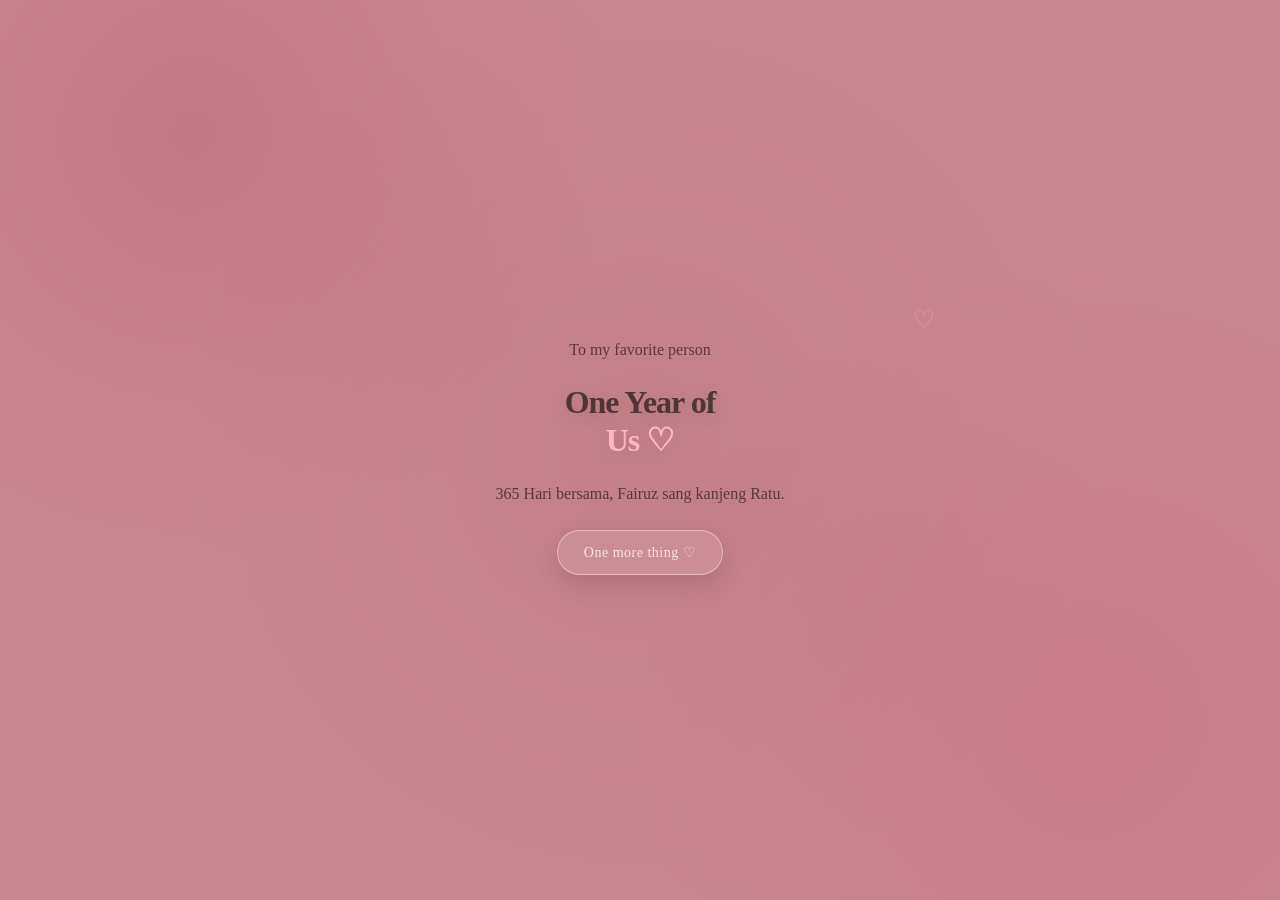
<file: index.html>
<!DOCTYPE html>
<html lang="id">

<head>
    <meta charset="UTF-8">
    <meta name="viewport" content="width=device-width, initial-scale=1.0">

    <title>Our First Anniversary ♡</title>

    <link rel="stylesheet" href="style.css">
</head>

<body class="home-page">

    <!-- BUNGA JATUH -->
    <div class="falling-petals">

        <span>✿</span>
        <span>✿</span>
        <span>✿</span>
        <span>✿</span>
        <span>✿</span>
        <span>✿</span>
        <span>✿</span>
        <span>✿</span>
        <span>✿</span>
        <span>✿</span>
        <span>✿</span>
        <span>✿</span>
        <span>✿</span>
        <span>✿</span>
        <span>✿</span>
        <span>✿</span>
        <span>✿</span>
        <span>✿</span>

    </div>


    <!-- HALAMAN UTAMA -->
    <main class="hero">

        <p class="small-text">
            To my favorite person
        </p>

        <h1>
            One Year of<br>
            <span>Us ♡</span>
        </h1>

        <p class="description">
            365 Hari bersama, Fairuz sang kanjeng Ratu.
        </p>

        <button id="startButton">
            One more thing ♡
        </button>

    </main>


    <script src="script.js"></script>

</body>

</html>
</file>
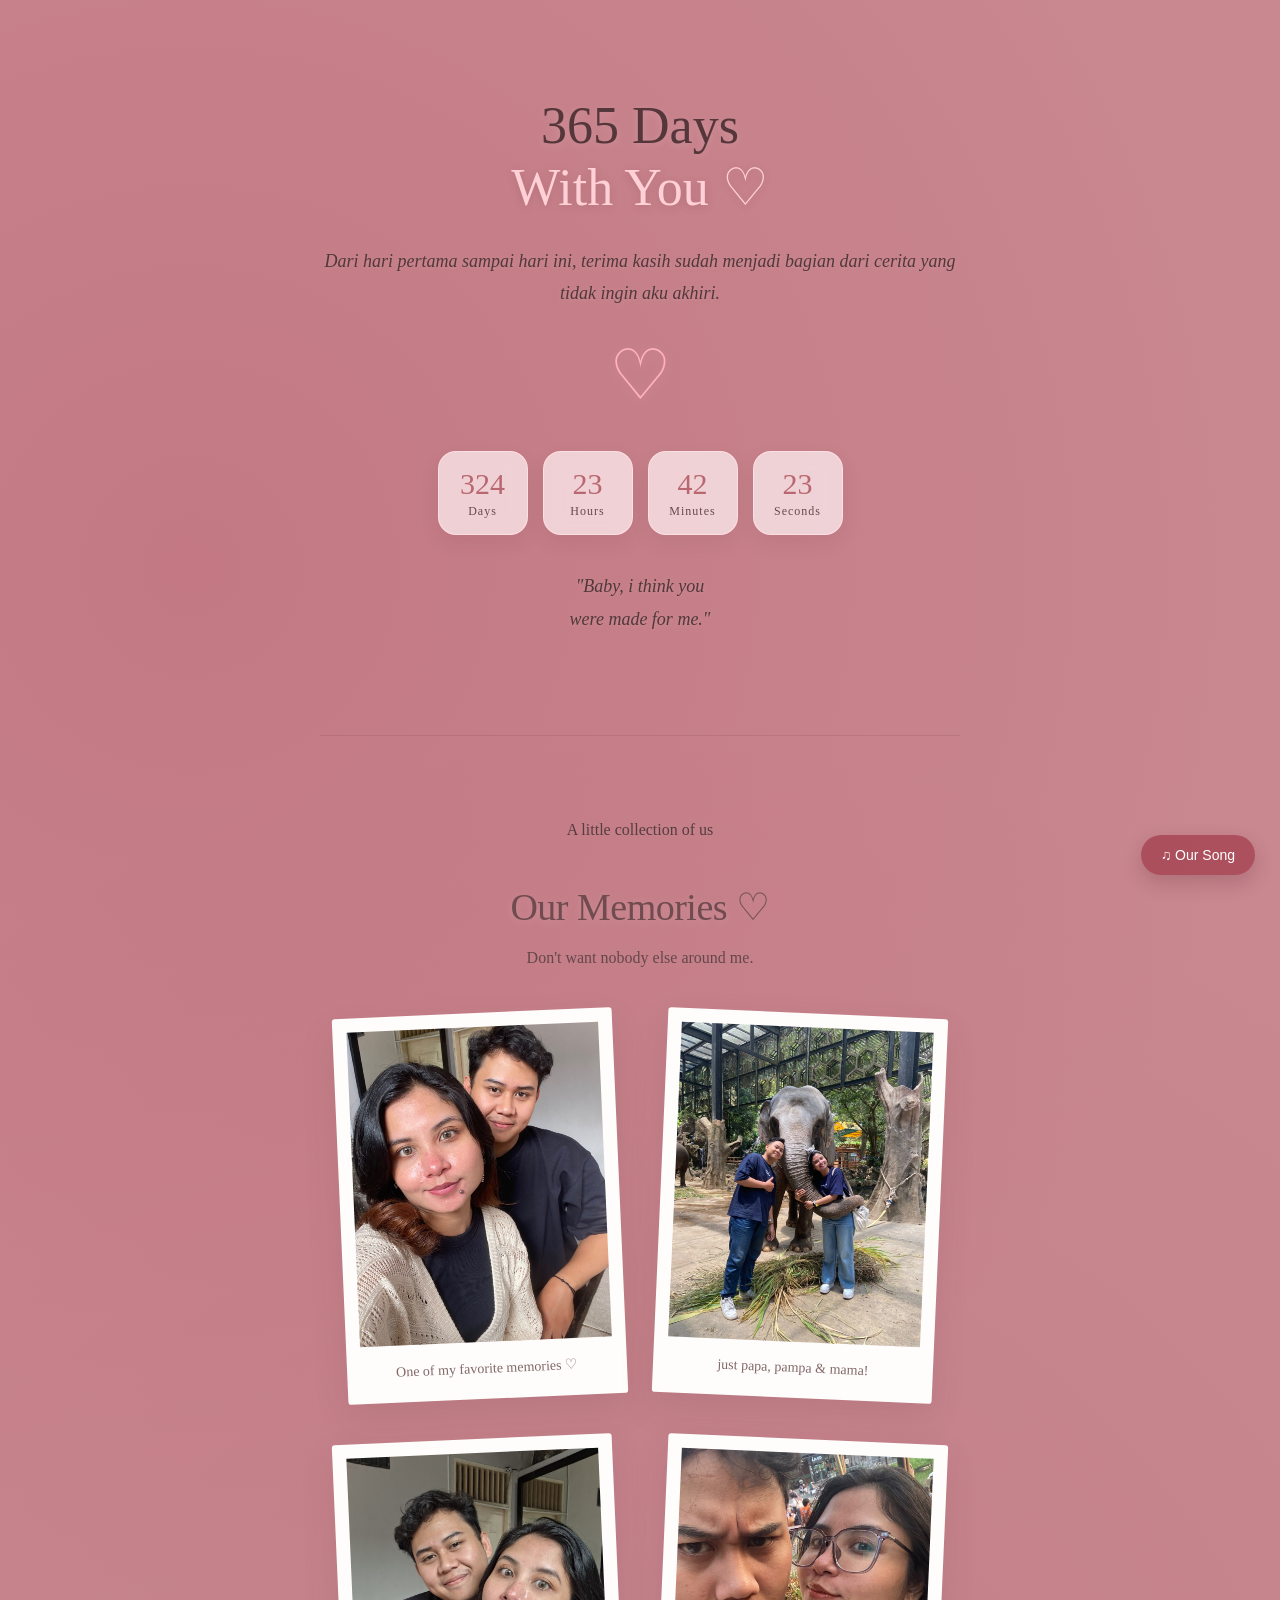
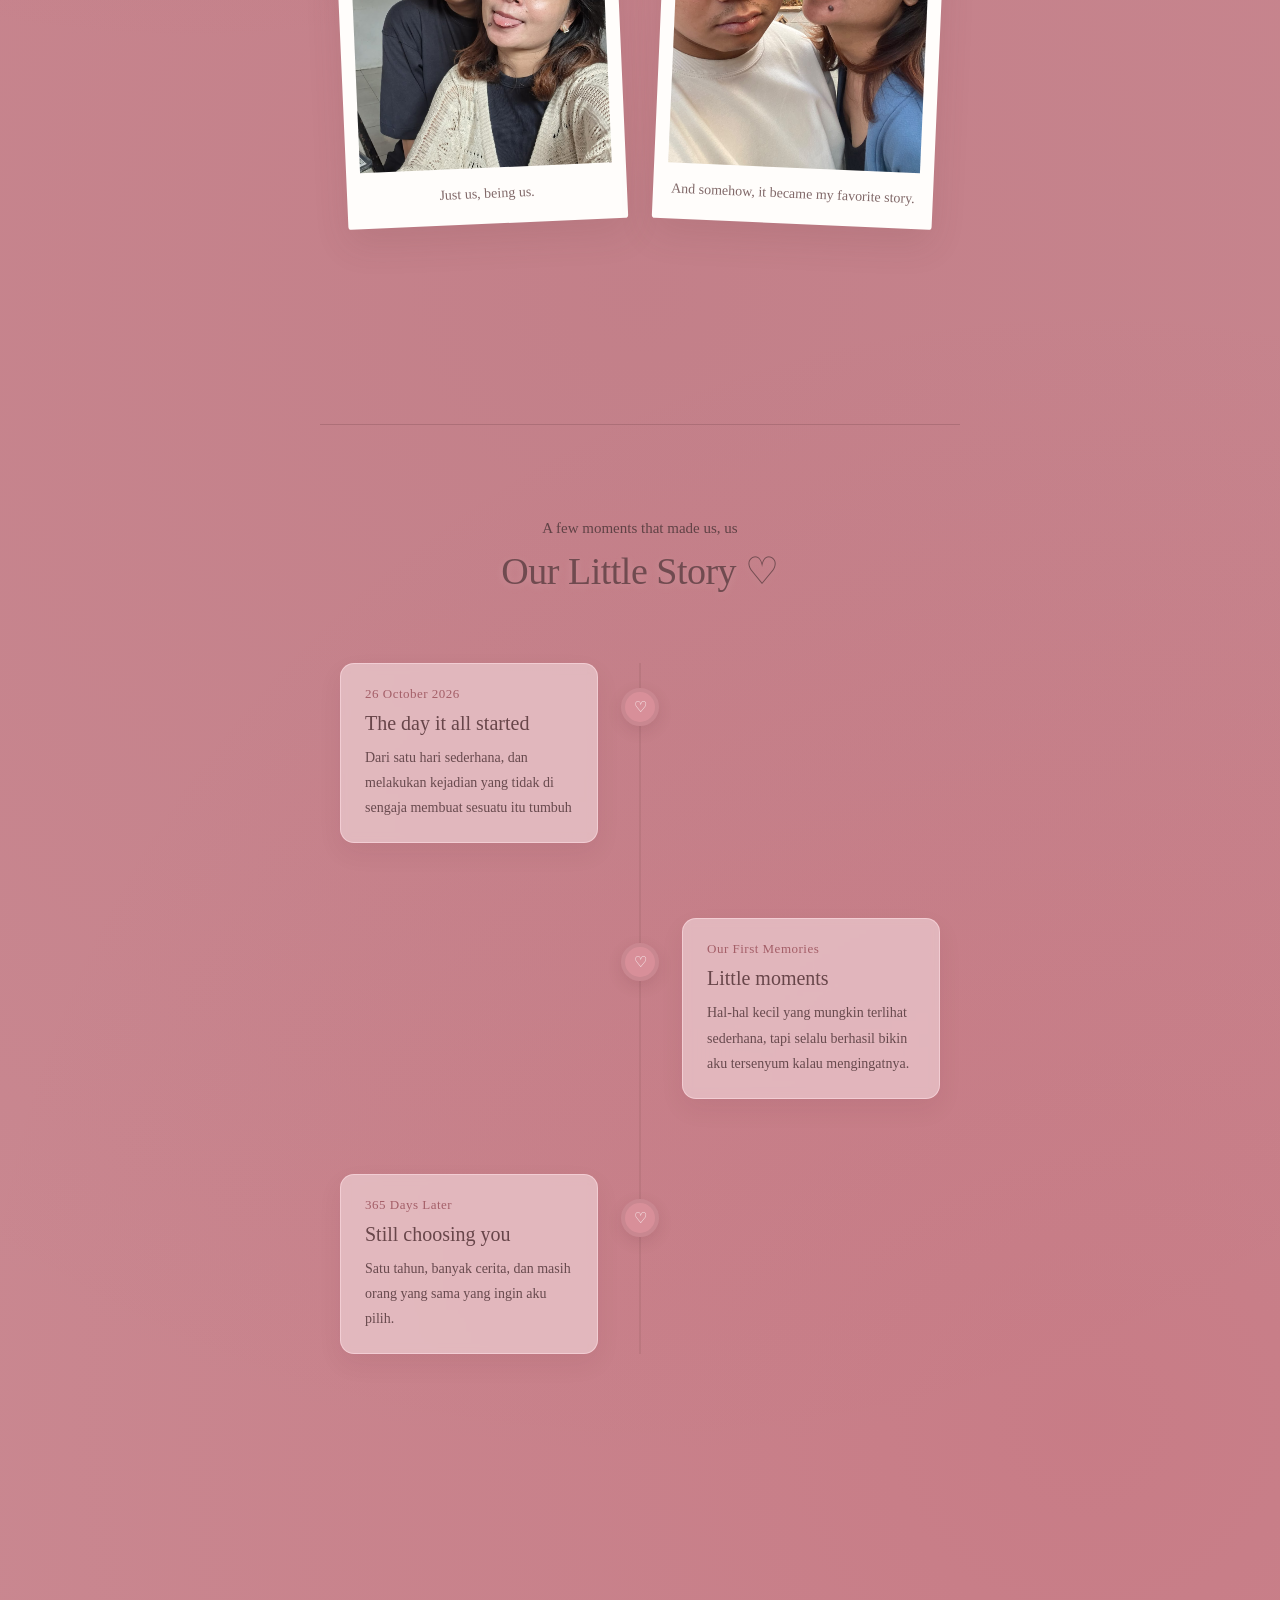
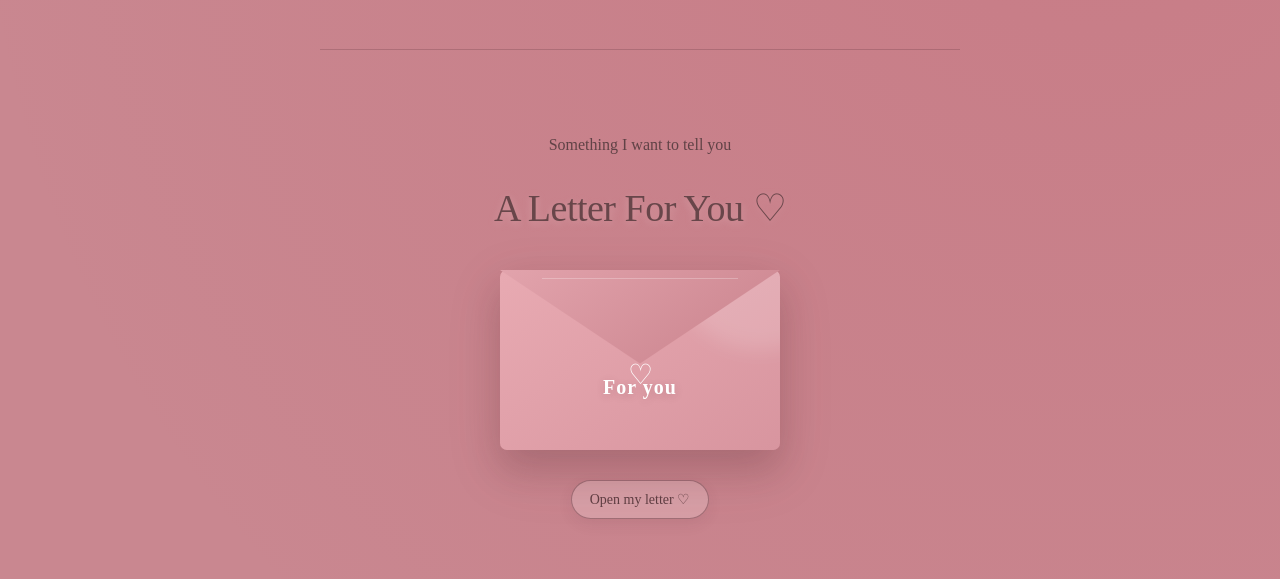
<file: anniversary.html>
<!DOCTYPE html>
<html lang="id">

<head>

    <meta charset="UTF-8">

    <meta name="viewport" content="width=device-width, initial-scale=1.0">

    <title>Our First Anniversary ♡</title>

    <link rel="stylesheet" href="style.css">

</head>


<body>

    <!-- =========================================
         ANNIVERSARY HERO
    ========================================= -->

    <main class="anniversary">

        <h1>
            365 Days
            <br>
            <span>With You ♡</span>
        </h1>


        <p class="quote">
            Dari hari pertama sampai hari ini,
            terima kasih sudah menjadi bagian dari cerita
            yang tidak ingin aku akhiri.
        </p>


        <div class="heart">
            ♡
        </div>


        <!-- =========================================
             COUNTDOWN
        ========================================= -->

        <div class="countdown">

            <div class="time-box">

                <span id="days">
                    0
                </span>

                <small>
                    Days
                </small>

            </div>


            <div class="time-box">

                <span id="hours">
                    0
                </span>

                <small>
                    Hours
                </small>

            </div>


            <div class="time-box">

                <span id="minutes">
                    0
                </span>

                <small>
                    Minutes
                </small>

            </div>


            <div class="time-box">

                <span id="seconds">
                    0
                </span>

                <small>
                    Seconds
                </small>

            </div>

        </div>


        <p class="quote">

            "Baby, i think you
            <br>
            were made for me."

        </p>



        <!-- =========================================
             OUR MEMORIES
        ========================================= -->

        <section class="memories">

            <p class="memory-description">
                A little collection of us
            </p>


            <h2>
                Our Memories ♡
            </h2>


            <p class="memory-description">
                Don't want nobody
                else around me.
            </p>


            <div class="gallery">


                <div class="photo-card">

                    <img
                        src="photos/photo 1.jpeg"
                        alt="Our memory 1"
                    >

                    <p>
                        One of my favorite memories ♡
                    </p>

                </div>


                <div class="photo-card">

                    <img
                        src="photos/photo 2.jpeg"
                        alt="Our memory 2"
                    >

                    <p>
                        just papa, pampa & mama!
                    </p>

                </div>


                <div class="photo-card">

                    <img
                        src="photos/photo 3.jpeg"
                        alt="Our memory 3"
                    >

                    <p>
                        Just us, being us.
                    </p>

                </div>


                <div class="photo-card">

                    <img
                        src="photos/photo 4.jpeg"
                        alt="Our memory 4"
                    >

                    <p>
                        And somehow, it became my favorite story.
                    </p>

                </div>


            </div>

        </section>



        <!-- =========================================
             OUR LITTLE STORY
        ========================================= -->

        <section class="timeline">


            <p class="timeline-intro">
                A few moments that made us, us
            </p>


            <h2>
                Our Little Story ♡
            </h2>


            <div class="timeline-container">


                <!-- MOMENT 1 -->

                <div class="timeline-item">

                    <div class="timeline-dot">
                        ♡
                    </div>


                    <div class="timeline-content">

                        <span class="timeline-date">
                            26 October 2026
                        </span>


                        <h3>
                            The day it all started
                        </h3>


                        <p>
                            Dari satu hari sederhana,
                            dan melakukan kejadian yang 
                            tidak di sengaja membuat sesuatu itu tumbuh
                        </p>

                    </div>

                </div>



                <!-- MOMENT 2 -->

                <div class="timeline-item">

                    <div class="timeline-dot">
                        ♡
                    </div>


                    <div class="timeline-content">

                        <span class="timeline-date">
                            Our First Memories
                        </span>


                        <h3>
                            Little moments
                        </h3>


                        <p>
                            Hal-hal kecil yang mungkin terlihat
                            sederhana, tapi selalu berhasil
                            bikin aku tersenyum kalau mengingatnya.
                        </p>

                    </div>

                </div>



                <!-- MOMENT 3 -->

                <div class="timeline-item">

                    <div class="timeline-dot">
                        ♡
                    </div>


                    <div class="timeline-content">

                        <span class="timeline-date">
                            365 Days Later
                        </span>


                        <h3>
                            Still choosing you
                        </h3>


                        <p>
                            Satu tahun, banyak cerita,
                            dan masih orang yang sama
                            yang ingin aku pilih.
                        </p>

                    </div>

                </div>


            </div>

        </section>



        <!-- =========================================
             LOVE LETTER
        ========================================= -->

        <section class="love-letter">


            <p>
                Something I want to tell you
            </p>


            <h2>
                A Letter For You ♡
            </h2>


            <!-- ENVELOPE -->

            <div class="envelope">


                <div class="envelope-body">

                    <p>
                        For you
                    </p>

                </div>


                <div class="envelope-top"></div>


            </div>



            <!-- OPEN LETTER BUTTON -->

            <button id="openLetter">
                Open my letter ♡
            </button>



            <!-- =========================================
                 ISI SURAT ASLI
            ========================================= -->

            <div id="letterContent" class="letter-content">


                <p>
                    Jujurrr, aku sebenarnya nggak tahu mau bikin apa,
                    dan dengan modal 30 ribu ini aku juga bingung mau beli apa wkwk.
                </p>


                <p>
                    Tapi akhirnya aku kepikiran buat bikin sesuatu
                    yang belum pernah aku bikin sebelumnya.
                </p>


                <p>
                    Ini pertama kalinya aku bikin website sendiri,
                    dan pertama kalinya juga aku bikin sesuatu kayak gini hehe.
                    Aku harap kamu suka yaaa, dan yang paling penting,
                    aku harap kamu happy pas lihat ini.
                </p>


                <p>
                    Btw, kamu adalah orang pertama yang aku bikinin
                    sesuatu seperti ini dan seniat ini.
                </p>


                <p>
                    Dari awal aku sadar kalau aku sebenarnya kurang kuat
                    dan kurang mampu buat bikin ginian.
                    Tapi aku nggak mau nyerah.
                    Aku mau belajar sesuatu yang baru, pelan-pelan,
                    supaya akhirnya aku bisa bikin sesuatu
                    yang bisa bikin kamu seneng.
                </p>


                <p>
                    Selama setahun ini, banyak banget hal yang bikin aku seneng sama kamu.
                    Banyak hal yang aku dapetin, banyak cerita yang kita lewatin,
                    dan aku seneng bisa menjalani semua itu sama kamu.
                </p>


                <p>
                    Mungkin website ini sederhana dan masih banyak kurangnya.
                </p>


                <p>
                    Tapi aku harap kamu tahu kalau di balik setiap bagian kecil di sini,
                    ada waktu, usaha, dan niat yang aku kasih buat kamu.
                </p>


                <p>
                    Dan kalau suatu hari nanti kamu lihat website ini lagi,
                    semoga kamu masih bisa senyum dan inget kalau pernah ada seseorang
                    yang rela belajar hal baru cuma karena pengen bikin kamu seneng.
                </p>


                <p>
                    Terakhir...
                </p>


                <p>
                    Ikan hiu makan tomat,
                    <br>
                    walau ikan hiu nggak pernah makan tomat.
                </p>


                <p>
                    <strong>
                        Tapi episode mencintaimu nggak akan pernah tamat. ♡
                    </strong>
                </p>


                <p>
                    Happy first anniversary, sayang.
                </p>


                <p>
                    — Kentung ♡
                </p>


            </div>


        </section>


    </main>



    <!-- =========================================
         MUSIC
    ========================================= -->

    <audio id="backgroundMusic" loop>

        <source
            src="music/favorite.mp3"
            type="audio/mpeg"
        >

    </audio>


    <button
        id="musicButton"
        class="music-button"
    >
        ♫ Our Song
    </button>



    <!-- =========================================
         JAVASCRIPT
    ========================================= -->

    <script src="script.js"></script>


</body>

</html>
</file>
<file: style.css>
/* =========================================
   GLOBAL
========================================= */

* {
    box-sizing: border-box;
}

html {
    scroll-behavior: smooth;
}

body {
    margin: 0;
    padding: 0;

    min-height: 100vh;

    font-family: Georgia, "Times New Roman", serif;

    color: #4f3538;

    background:
        radial-gradient(
            circle at 15% 15%,
            rgba(175, 70, 85, 0.22),
            transparent 32%
        ),
        radial-gradient(
            circle at 85% 80%,
            rgba(195, 80, 95, 0.20),
            transparent 35%
        ),
        radial-gradient(
            circle at 50% 50%,
            rgba(120, 40, 55, 0.08),
            transparent 60%
        ),
        #c98790;

    opacity: 1;

    transition:
        opacity 1.2s ease,
        transform 1.2s ease;
}


/* =========================================
   PAGE TRANSITION
========================================= */

body.page-exit {
    opacity: 0;

    transform: scale(0.98);

    transition:
        opacity 1.2s ease,
        transform 1.2s ease;
}


/* =========================================
   GENERAL HERO
========================================= */

.hero {
    position: relative;

    width: 90%;
    max-width: 700px;

    padding: 60px 30px;

    text-align: center;

    animation: fadeIn 1.5s ease;

    backdrop-filter: blur(12px);

    background: rgba(255, 245, 245, 0.20);

    box-shadow:
        0 30px 80px rgba(70, 25, 30, 0.15),
        inset 0 1px 0 rgba(255, 255, 255, 0.35);

    transition: 0.5s ease;
}

.hero:hover {
    transform: translateY(-5px);
}


/* =========================================
   HERO DECORATION
========================================= */

.hero::before {
    content: "♡";

    position: absolute;

    top: 20px;
    right: 30px;

    font-size: 25px;

    color: rgba(255, 190, 200, 0.45);

    animation: floatingHeart 3s ease-in-out infinite;
}


/* =========================================
   HERO TEXT
========================================= */

.hero h1 {
    margin-top: 0;

    letter-spacing: -1px;

    text-shadow:
        0 5px 20px rgba(70, 25, 30, 0.12);
}

.hero h1 span {
    color: #ffb6c1;
}

.small-text {
    opacity: 0.9;

    color: #542f34;
}

.description {
    color: #59383b;

    line-height: 1.8;
}


/* =========================================
   START BUTTON
========================================= */

.hero button {
    position: relative;

    overflow: hidden;

    margin-top: 5px;

    padding: 13px 26px;

    background: rgba(255, 230, 233, 0.12);

    color: #ffe1e5;

    border: 1px solid rgba(255, 210, 215, 0.60);

    border-radius: 50px;

    font-family: Georgia, serif;

    font-size: 14px;

    letter-spacing: 0.5px;

    cursor: pointer;

    box-shadow:
        0 10px 25px rgba(70, 25, 30, 0.15);

    transition: all 0.4s ease;
}

.hero button:hover {
    background: #f29aaa;

    color: white;

    border-color: #f29aaa;

    transform: translateY(-3px);

    box-shadow:
        0 10px 25px rgba(100, 35, 45, 0.25);
}


/* Kilauan tombol */

.hero button::after {
    content: "";

    position: absolute;

    top: 0;
    left: -100%;

    width: 60%;
    height: 100%;

    background: rgba(255, 255, 255, 0.30);

    transform: skewX(-25deg);

    transition: 0.6s;
}

.hero button:hover::after {
    left: 130%;
}


/* =========================================
   HOME PAGE
========================================= */

.home-page {
    min-height: 100vh;

    display: flex;

    justify-content: center;

    align-items: center;

    position: relative;

    overflow: hidden;
}

.home-page .hero {
    width: 90%;
    max-width: 650px;

    margin: 0 auto;

    padding: 40px 30px;

    background: transparent;

    border: none;

    box-shadow: none;

    backdrop-filter: none;

    text-align: center;

    animation: fadeIn 1.5s ease;
}

.home-page .hero:hover {
    transform: none;
}

.home-page .small-text {
    margin-bottom: 25px;
}

.home-page .description {
    margin-left: auto;
    margin-right: auto;
}

.home-page .hero button {
    margin-top: 5px;
}


/* =========================================
   FALLING FLOWERS
========================================= */

.falling-petals {
    position: fixed;

    top: 0;
    left: 0;

    width: 100vw;
    height: 100vh;

    overflow: hidden;

    pointer-events: none;

    z-index: 1;
}


/* Bunga */

.falling-petals span {
    position: absolute;

    top: -50px;

    display: block;

    color: #ffb6c1;

    font-size: 18px;

    line-height: 1;

    opacity: 0.95;

    text-shadow:
        0 2px 8px rgba(255, 150, 170, 0.55);

    animation-name: flowerFall;

    animation-timing-function: linear;

    animation-iteration-count: infinite;

    will-change: transform;
}


/* Posisi bunga */

.falling-petals span:nth-child(1) {
    left: 5%;
    animation-delay: 0s;
    animation-duration: 7s;
}

.falling-petals span:nth-child(2) {
    left: 12%;
    animation-delay: 3s;
    animation-duration: 9s;
}

.falling-petals span:nth-child(3) {
    left: 20%;
    animation-delay: 1s;
    animation-duration: 8s;
}

.falling-petals span:nth-child(4) {
    left: 28%;
    animation-delay: 5s;
    animation-duration: 10s;
}

.falling-petals span:nth-child(5) {
    left: 35%;
    animation-delay: 2s;
    animation-duration: 7s;
}

.falling-petals span:nth-child(6) {
    left: 43%;
    animation-delay: 6s;
    animation-duration: 9s;
}

.falling-petals span:nth-child(7) {
    left: 50%;
    animation-delay: 1.5s;
    animation-duration: 8s;
}

.falling-petals span:nth-child(8) {
    left: 58%;
    animation-delay: 4s;
    animation-duration: 10s;
}

.falling-petals span:nth-child(9) {
    left: 65%;
    animation-delay: 0.5s;
    animation-duration: 7s;
}

.falling-petals span:nth-child(10) {
    left: 72%;
    animation-delay: 5s;
    animation-duration: 9s;
}

.falling-petals span:nth-child(11) {
    left: 78%;
    animation-delay: 2.5s;
    animation-duration: 8s;
}

.falling-petals span:nth-child(12) {
    left: 84%;
    animation-delay: 6s;
    animation-duration: 10s;
}

.falling-petals span:nth-child(13) {
    left: 90%;
    animation-delay: 1s;
    animation-duration: 7s;
}

.falling-petals span:nth-child(14) {
    left: 96%;
    animation-delay: 4.5s;
    animation-duration: 9s;
}

.falling-petals span:nth-child(15) {
    left: 15%;
    animation-delay: 7s;
    animation-duration: 11s;
}

.falling-petals span:nth-child(16) {
    left: 40%;
    animation-delay: 8s;
    animation-duration: 9s;
}

.falling-petals span:nth-child(17) {
    left: 70%;
    animation-delay: 3.5s;
    animation-duration: 11s;
}

.falling-petals span:nth-child(18) {
    left: 88%;
    animation-delay: 7.5s;
    animation-duration: 8s;
}


/* Ukuran bunga */

.falling-petals span:nth-child(3n) {
    font-size: 14px;
}

.falling-petals span:nth-child(4n) {
    font-size: 22px;
}

.falling-petals span:nth-child(5n) {
    font-size: 12px;
}


/* Animasi */

@keyframes flowerFall {

    0% {
        transform:
            translate3d(0, -60px, 0)
            rotate(0deg);

        opacity: 0;
    }

    10% {
        opacity: 0.95;
    }

    25% {
        transform:
            translate3d(50px, 25vh, 0)
            rotate(90deg);
    }

    50% {
        transform:
            translate3d(-40px, 50vh, 0)
            rotate(180deg);
    }

    75% {
        transform:
            translate3d(60px, 75vh, 0)
            rotate(270deg);
    }

    100% {
        transform:
            translate3d(-50px, 110vh, 0)
            rotate(360deg);

        opacity: 0;
    }
}


/* =========================================
   ANNIVERSARY PAGE
========================================= */

.anniversary {
    width: 90%;

    max-width: 700px;

    padding: 60px 30px;

    text-align: center;

    animation: fadeIn 1.5s ease;
}

.anniversary h1 {
    font-size: 52px;

    font-weight: normal;

    line-height: 1.2;

    margin-bottom: 25px;
}

.anniversary h1 span {
    color: #ffb6c1;
}


/* =========================================
   HEART
========================================= */

.heart {
    font-size: 70px;

    color: #ff9faf;

    margin: 25px 0;

    animation: heartbeat 1.5s infinite;
}

@keyframes heartbeat {

    0%,
    100% {
        transform: scale(1);
    }

    50% {
        transform: scale(1.15);
    }
}


/* =========================================
   QUOTE
========================================= */

.quote {
    font-size: 18px;

    line-height: 1.8;

    color: #806868;

    font-style: italic;
}


/* =========================================
   COUNTDOWN
========================================= */

.countdown {
    display: flex;

    justify-content: center;

    gap: 15px;

    margin: 35px 0;
}

.time-box {
    width: 90px;

    padding: 15px 10px;

    background: rgba(255, 245, 245, 0.55);

    border-radius: 18px;

    border: 1px solid rgba(255, 220, 225, 0.75);

    backdrop-filter: blur(8px);
}

.time-box span {
    display: block;

    font-size: 30px;

    color: #c98282;
}

.time-box small {
    font-size: 12px;

    color: #806868;

    letter-spacing: 1px;
}


/* =========================================
   MEMORIES
========================================= */

.memories {
    position: relative;

    margin-top: 100px;

    padding: 80px 20px;

    border-top:
        1px solid rgba(100, 50, 55, 0.15);
}

.memories h2 {
    font-size: 38px;

    font-weight: normal;

    color: #9b6868;

    letter-spacing: -0.5px;

    margin-bottom: 15px;
}

.memory-description {
    max-width: 500px;

    margin: 0 auto 40px;

    line-height: 1.8;

    color: #806868;
}


/* =========================================
   GALLERY
========================================= */

.gallery {
    display: grid;

    grid-template-columns: repeat(2, 1fr);

    gap: 40px;

    max-width: 750px;

    margin: auto;

    align-items: start;
}

.photo-card {
    padding: 14px 14px 22px;

    border-radius: 3px;

    background: #fffdfb;

    box-shadow:
        0 15px 35px rgba(100, 60, 60, 0.12);

    transition:
        transform 0.5s ease,
        box-shadow 0.5s ease;
}

.photo-card:nth-child(odd) {
    transform: rotate(-2.5deg);
}

.photo-card:nth-child(even) {
    transform: rotate(2.5deg);
}

.photo-card:hover {
    transform:
        translateY(-10px)
        rotate(0deg)
        scale(1.02);

    box-shadow:
        0 25px 45px rgba(100, 60, 60, 0.18);

    z-index: 2;
}

.photo-card img {
    width: 100%;

    aspect-ratio: 4 / 5;

    object-fit: cover;

    display: block;

    margin-bottom: 18px;
}

.photo-card p {
    margin: 0;

    font-family: Georgia, serif;

    font-size: 14px;

    color: #806868;
}


/* =========================================
   LOVE LETTER
========================================= */

.love-letter {
    position: relative;

    margin-top: 120px;

    padding-top: 70px;

    border-top:
        1px solid rgba(100, 50, 55, 0.15);

    text-align: center;
}

.love-letter h2 {
    font-size: 38px;

    font-weight: normal;

    color: #9b6868;

    margin-bottom: 40px;
}


/* =========================================
   ENVELOPE
========================================= */

.envelope {
    width: 260px;

    height: 170px;

    margin: 20px auto 30px;

    position: relative;

    cursor: pointer;

    filter:
        drop-shadow(
            0 15px 25px
            rgba(100, 60, 60, 0.12)
        );

    transition: 0.5s ease;
}

.envelope:hover {
    transform:
        translateY(-8px)
        scale(1.02);
}

.envelope-body {
    width: 100%;

    height: 100%;

    background: #e6a6ad;

    border-radius: 5px;

    display: flex;

    justify-content: center;

    align-items: center;

    box-shadow:
        0 15px 30px
        rgba(100, 60, 60, 0.15);
}

.envelope-body p {
    color: white;

    font-family: Georgia, serif;

    font-size: 18px;

    letter-spacing: 1px;
}

.envelope-top {
    position: absolute;

    top: 0;
    left: 0;

    width: 0;
    height: 0;

    border-left:
        130px solid transparent;

    border-right:
        130px solid transparent;

    border-top:
        80px solid #d59696;

    z-index: 2;

    transition: 0.5s;
}


/* =========================================
   LETTER CONTENT
========================================= */

.letter-content {
    display: none;

    position: relative;

    max-width: 620px;

    margin: 40px auto;

    padding: 50px 45px;

    background:
        rgba(255, 250, 247, 0.96);

    border:
        1px solid
        rgba(180, 130, 130, 0.15);

    border-radius: 4px;

    box-shadow:
        0 20px 50px
        rgba(100, 60, 60, 0.12);

    text-align: left;

    font-size: 16px;

    line-height: 2;

    color: #6f5656;

    animation:
        letterOpen 1s ease;
}

.letter-content.show {
    display: block;
}

.letter-content p {
    margin-bottom: 20px;
}


/* Hiasan surat */

.letter-content::before {
    content: "♡";

    display: block;

    text-align: center;

    font-size: 22px;

    color: #c98282;

    margin-bottom: 25px;
}

@keyframes letterOpen {

    from {
        opacity: 0;

        transform:
            translateY(20px);
    }

    to {
        opacity: 1;

        transform:
            translateY(0);
    }
}


/* =========================================
   LETTER BUTTON
========================================= */

#openLetter {
    background: transparent;

    color: #9b6868;

    border:
        1px solid
        rgba(155, 104, 104, 0.35);

    box-shadow: none;

    transition: 0.4s ease;
}

#openLetter:hover {
    background: #d99a9a;

    color: white;

    border-color: #d99a9a;

    transform:
        translateY(-3px);
}


/* =========================================
   MUSIC BUTTON
========================================= */

.music-button {
    position: fixed;

    bottom: 25px;
    right: 25px;

    padding: 12px 20px;

    border: none;

    border-radius: 30px;

    background:
        rgba(170, 75, 90, 0.92);

    color: white;

    font-size: 14px;

    cursor: pointer;

    box-shadow:
        0 8px 20px
        rgba(70, 25, 30, 0.20);

    transition: 0.3s;

    z-index: 20;
}

.music-button:hover {
    transform:
        translateY(-3px);
}


/* =========================================
   ANIMATIONS
========================================= */

@keyframes fadeIn {

    from {
        opacity: 0;

        transform:
            translateY(15px);
    }

    to {
        opacity: 1;

        transform:
            translateY(0);
    }
}

@keyframes floatingHeart {

    0%,
    100% {
        transform:
            translateY(0)
            rotate(0deg);
    }

    50% {
        transform:
            translateY(-8px)
            rotate(8deg);
    }
}


/* =========================================
   MOBILE
========================================= */

@media (max-width: 600px) {

    .home-page .hero {
        padding: 30px 20px;
    }

    .hero h1 {
        font-size: 42px;
    }

    .anniversary h1 {
        font-size: 40px;
    }

    .gallery {
        grid-template-columns: 1fr;

        max-width: 380px;

        gap: 35px;
    }

    .photo-card:nth-child(odd),
    .photo-card:nth-child(even) {
        transform: rotate(0deg);
    }

    .photo-card:hover {
        transform:
            translateY(-6px);
    }

    .countdown {
        gap: 8px;
    }

    .time-box {
        width: 72px;

        padding: 12px 6px;
    }

    .time-box span {
        font-size: 24px;
    }

    .letter-content {
        padding: 35px 25px;
    }

    .envelope {
        width: 220px;

        height: 145px;
    }

    .envelope-top {
        border-left-width: 110px;

        border-right-width: 110px;

        border-top-width: 70px;
    }

    .music-button {
        bottom: 15px;

        right: 15px;

        padding: 10px 16px;
    }
}

/* =========================================
   FIX LOVE LETTER - CENTER & CONTRAST
========================================= */

.anniversary {
    width: 90%;
    max-width: 700px;

    margin: 0 auto;

    padding: 60px 30px;

    text-align: center;
}


/* SECTION SURAT */

.love-letter {
    position: relative;

    width: 100%;

    margin: 120px auto 0;

    padding-top: 70px;

    border-top:
        1px solid rgba(80, 40, 45, 0.22);

    text-align: center;
}


/* JUDUL */

.love-letter h2 {
    margin-bottom: 40px;

    font-size: 38px;

    font-weight: normal;

    color: #68464a;

    letter-spacing: -0.5px;

    text-shadow:
        0 2px 8px rgba(255, 230, 230, 0.25);
}


/* TEKS KECIL DI ATAS */

.love-letter > p {
    color: #5f4145;
}


/* ENVELOPE */

.envelope {
    margin: 20px auto 30px;
}


/* TOMBOL OPEN/CLOSE LETTER */

#openLetter {
    display: inline-block;

    margin: 0 auto;

    padding: 10px 18px;

    background: rgba(255, 235, 238, 0.25);

    color: #603e43;

    border:
        1px solid rgba(95, 55, 60, 0.45);

    border-radius: 30px;

    font-family: Georgia, serif;

    font-size: 14px;

    box-shadow:
        0 5px 15px rgba(80, 40, 45, 0.08);

    transition: all 0.35s ease;
}

#openLetter:hover {
    background: #8f5962;

    color: white;

    border-color: #8f5962;

    transform: translateY(-3px);

    box-shadow:
        0 10px 20px rgba(80, 40, 45, 0.18);
}


/* ISI SURAT */

.letter-content {
    width: 100%;
    max-width: 620px;

    margin: 40px auto;

    padding: 50px 45px;

    background:
        rgba(255, 250, 247, 0.97);

    color: #5f4a4d;

    border:
        1px solid rgba(150, 100, 100, 0.18);

    border-radius: 6px;

    box-shadow:
        0 20px 50px rgba(80, 40, 45, 0.16);

    text-align: left;

    font-size: 16px;

    line-height: 2;
}


/* Hiasan hati di surat */

.letter-content::before {
    color: #c87580;
}

/* =========================================
   CINEMATIC LOVE LETTER
========================================= */

.love-letter {
    perspective: 1200px;
}


/* ENVELOPE */

.envelope {
    width: 280px;
    height: 180px;

    margin: 25px auto 30px;

    position: relative;

    cursor: pointer;

    transition:
        transform 0.5s ease,
        filter 0.5s ease;
}

.envelope:hover {
    transform:
        translateY(-10px)
        scale(1.03);

    filter:
        drop-shadow(
            0 20px 30px
            rgba(80, 35, 45, 0.20)
        );
}


/* BADAN ENVELOPE */

.envelope-body {
    width: 100%;
    height: 100%;

    background:
        linear-gradient(
            145deg,
            #e8aab2,
            #d8959f
        );

    border-radius: 7px;

    display: flex;

    justify-content: center;
    align-items: center;

    position: relative;

    overflow: hidden;

    box-shadow:
        0 20px 35px
        rgba(80, 35, 45, 0.18);
}


/* Efek cahaya lembut */

.envelope-body::after {
    content: "";

    position: absolute;

    width: 180px;
    height: 180px;

    top: -100px;
    right: -70px;

    border-radius: 50%;

    background:
        rgba(255, 255, 255, 0.15);

    filter: blur(10px);
}


/* TULISAN FOR YOU */

.envelope-body p {
    position: relative;

    z-index: 3;

    margin: 0;

    color: white;

    font-size: 20px;

    font-weight: bold;

    letter-spacing: 1px;

    text-shadow:
        0 2px 8px
        rgba(90, 40, 45, 0.18);
}


/* LIPATAN DEPAN ENVELOPE */

.envelope-top {
    position: absolute;

    top: 0;
    left: 0;

    width: 0;
    height: 0;

    border-left:
        140px solid transparent;

    border-right:
        140px solid transparent;

    border-top:
        85px solid #cf858f;

    z-index: 4;

    transform-origin: top center;

    transition:
        transform 0.7s ease,
        border-top-color 0.5s ease;
}


/* HATI KECIL */

.envelope::after {
    content: "♡";

    position: absolute;

    left: 50%;
    top: 50%;

    transform:
        translate(-50%, -45%);

    z-index: 5;

    color: rgba(255, 255, 255, 0.9);

    font-size: 28px;

    pointer-events: none;

    transition:
        transform 0.5s ease,
        opacity 0.5s ease;
}


/* HOVER */

.envelope:hover::after {
    transform:
        translate(-50%, -45%)
        scale(1.15);

    color: white;
}


/* =========================================
   LETTER CONTENT
========================================= */

.letter-content {
    opacity: 0;

    transform:
        translateY(30px)
        scale(0.96);

    transition:
        opacity 0.7s ease,
        transform 0.7s ease;

    display: none;
}


/* Saat surat dibuka */

.letter-content.show {
    display: block;

    animation:
        letterReveal 0.9s ease forwards;
}


@keyframes letterReveal {

    0% {
        opacity: 0;

        transform:
            translateY(35px)
            scale(0.94);
    }

    60% {
        opacity: 1;

        transform:
            translateY(-5px)
            scale(1.01);
    }

    100% {
        opacity: 1;

        transform:
            translateY(0)
            scale(1);
    }
}


/* =========================================
   SURAT LEBIH PREMIUM
========================================= */

.letter-content {
    position: relative;

    background:
        linear-gradient(
            145deg,
            rgba(255, 253, 250, 0.98),
            rgba(255, 247, 244, 0.96)
        );

    box-shadow:
        0 25px 60px
        rgba(80, 35, 45, 0.18),

        0 5px 15px
        rgba(80, 35, 45, 0.08);

    border:
        1px solid
        rgba(180, 120, 120, 0.20);
}


/* Garis dekorasi surat */

.letter-content::after {
    content: "";

    position: absolute;

    left: 10%;
    right: 10%;

    bottom: 25px;

    height: 1px;

    background:
        rgba(170, 110, 110, 0.15);
}


/* =========================================
   MOBILE
========================================= */

@media (max-width: 600px) {

    .envelope {
        width: 240px;
        height: 155px;
    }

    .envelope-top {
        border-left-width: 120px;
        border-right-width: 120px;
        border-top-width: 75px;
    }

    .envelope-body p {
        font-size: 18px;
    }

    .envelope::after {
        font-size: 24px;
    }
}

/* =========================================
   ENVELOPE OPENING ANIMATION
========================================= */

/* Envelope jadi punya ruang untuk flap */

.envelope {
    perspective: 1000px;
}


/* Flap */

.envelope-top {
    transform-origin: top center;

    transition:
        transform 0.8s cubic-bezier(0.4, 0, 0.2, 1),
        border-top-color 0.4s ease;
}


/* Saat envelope dibuka */

.envelope.open .envelope-top {
    transform:
        rotateX(180deg);

    border-top-color: #c77f89;
}


/* Hati di tengah envelope */

.envelope::after {
    transition:
        opacity 0.35s ease,
        transform 0.5s ease;
}


/* Saat dibuka, hati menghilang */

.envelope.open::after {
    opacity: 0;

    transform:
        translate(-50%, -45%)
        scale(0.4);
}


/* Envelope sedikit naik ketika dibuka */

.envelope.open {
    transform:
        translateY(-5px);
}


/* =========================================
   LETTER REVEAL
========================================= */

.letter-content.show {
    animation:
        letterReveal 0.9s
        cubic-bezier(0.22, 1, 0.36, 1)
        forwards;
}


@keyframes letterReveal {

    0% {
        opacity: 0;

        transform:
            translateY(40px)
            scale(0.92);
    }

    60% {
        opacity: 1;

        transform:
            translateY(-6px)
            scale(1.015);
    }

    100% {
        opacity: 1;

        transform:
            translateY(0)
            scale(1);
    }
}


/* =========================================
   MOBILE
========================================= */

@media (max-width: 600px) {

    .envelope.open {
        transform:
            translateY(-3px);
    }

}

/* =========================================
   REAL ENVELOPE FLAP
========================================= */

.envelope {
    position: relative;

    transform-style: preserve-3d;

    overflow: visible;
}


/* Badan envelope */

.envelope-body {
    position: absolute;

    left: 0;
    bottom: 0;

    width: 100%;
    height: 100%;

    overflow: hidden;

    z-index: 1;
}


/* FLAP ENVELOPE */

.envelope-top {
    position: absolute;

    top: 0;
    left: 0;

    width: 100%;
    height: 52%;

    background:
        linear-gradient(
            145deg,
            #dfa0a9,
            #c9828c
        );

    border: none;

    clip-path: polygon(
        0 0,
        50% 100%,
        100% 0
    );

    transform-origin: top center;

    transform:
        rotateX(0deg);

    z-index: 5;

    transition:
        transform 0.9s
        cubic-bezier(0.4, 0, 0.2, 1);

    backface-visibility: hidden;
}


/* GARIS HALUS DI FLAP */

.envelope-top::after {
    content: "";

    position: absolute;

    left: 15%;
    right: 15%;

    top: 8px;

    height: 1px;

    background:
        rgba(255, 255, 255, 0.25);
}


/* =========================================
   OPEN STATE
========================================= */

.envelope.open .envelope-top {

    transform:
        rotateX(180deg);

    z-index: 0;
}


/* Envelope sedikit naik */

.envelope.open {
    transform:
        translateY(-5px);
}


/* =========================================
   HEART
========================================= */

.envelope::after {

    content: "♡";

    position: absolute;

    left: 50%;
    top: 58%;

    transform:
        translate(-50%, -50%);

    z-index: 8;

    color: white;

    font-size: 28px;

    pointer-events: none;

    transition:
        opacity 0.4s ease,
        transform 0.5s ease;
}


.envelope.open::after {

    opacity: 0;

    transform:
        translate(-50%, -50%)
        scale(0.4);
}


/* =========================================
   FOR YOU TEXT
========================================= */

.envelope-body p {

    position: absolute;

    left: 50%;
    top: 65%;

    transform:
        translate(-50%, -50%);

    z-index: 4;

    margin: 0;

    white-space: nowrap;
}


/* =========================================
   HOVER
========================================= */

.envelope:not(.open):hover {

    transform:
        translateY(-10px)
        scale(1.03);
}


/* =========================================
   MOBILE
========================================= */

@media (max-width: 600px) {

    .envelope-top {
        height: 52%;
    }

}

/* =========================================
   FIX FLAP - KELIHATAN BUKA
========================================= */

.envelope {
    transform-style: preserve-3d;
}


/* Flap */

.envelope-top {
    top: 0;
    left: 0;

    width: 100%;
    height: 52%;

    background:
        linear-gradient(
            145deg,
            #e2a3ac,
            #c9828c
        );

    clip-path: polygon(
        0 0,
        50% 100%,
        100% 0
    );

    transform-origin: top center;

    transform:
        rotateX(0deg);

    z-index: 5;

    transition:
        transform 0.9s
        cubic-bezier(0.22, 1, 0.36, 1),

        filter 0.5s ease;
}


/* Saat dibuka */

.envelope.open .envelope-top {

    transform:
        rotateX(155deg)
        translateY(-4px);

    filter:
        brightness(0.92);

    z-index: 5;
}


/* Bayangan di bagian lipatan */

.envelope-top::before {

    content: "";

    position: absolute;

    left: 20%;
    right: 20%;

    bottom: 15px;

    height: 20px;

    background:
        rgba(90, 40, 50, 0.12);

    filter: blur(12px);

    opacity: 0;

    transition:
        opacity 0.5s ease;
}

.envelope.open .envelope-top::before {
    opacity: 1;
}


/* =========================================
   BADAN ENVELOPE
========================================= */

.envelope-body {
    z-index: 2;
}


/* =========================================
   HEART
========================================= */

.envelope::after {

    z-index: 8;

    transition:
        opacity 0.4s ease,
        transform 0.5s ease;
}

.envelope.open::after {

    opacity: 0;

    transform:
        translate(-50%, -50%)
        scale(0.3);
}


/* =========================================
   FOR YOU
========================================= */

.envelope-body p {

    z-index: 4;

    transition:
        opacity 0.4s ease;
}

.envelope.open .envelope-body p {

    opacity: 0;
}

/* =========================================
   LETTER COMES OUT OF ENVELOPE
========================================= */

.letter-content {
    position: relative;

    margin-top: 20px;

    opacity: 0;

    transform:
        translateY(-45px)
        scale(0.94);

    transform-origin: top center;

    transition: none;
}


/* Saat surat dibuka */

.letter-content.show {
    display: block;

    animation:
        letterSlideOut 1.2s
        cubic-bezier(0.22, 1, 0.36, 1)
        forwards;
}


@keyframes letterSlideOut {

    0% {
        opacity: 0;

        transform:
            translateY(-45px)
            scale(0.94);
    }

    35% {
        opacity: 1;

        transform:
            translateY(-20px)
            scale(0.97);
    }

    70% {
        transform:
            translateY(8px)
            scale(1.01);
    }

    100% {
        opacity: 1;

        transform:
            translateY(0)
            scale(1);
    }
}


/* =========================================
   LETTER SHADOW
========================================= */

.letter-content.show {
    box-shadow:
        0 30px 70px
        rgba(80, 35, 45, 0.18),

        0 8px 20px
        rgba(80, 35, 45, 0.10);
}


/* =========================================
   LITTLE HEART ABOVE LETTER
========================================= */

.letter-content::before {
    content: "♡";

    display: block;

    text-align: center;

    font-size: 24px;

    color: #c87580;

    margin-bottom: 25px;

    animation:
        littleHeart 1s ease 0.5s both;
}


@keyframes littleHeart {

    0% {
        opacity: 0;

        transform:
            translateY(10px)
            scale(0.5);
    }

    60% {
        opacity: 1;

        transform:
            translateY(-3px)
            scale(1.15);
    }

    100% {
        opacity: 1;

        transform:
            translateY(0)
            scale(1);
    }
}

/* =========================================
   ANNIVERSARY TEXT CONTRAST FIX
========================================= */


/* Judul utama */

.anniversary h1 {
    color: #55373b;

    text-shadow:
        0 2px 8px rgba(255, 235, 235, 0.20);
}

.anniversary h1 span {
    color: #ffd0d6;

    text-shadow:
        0 2px 8px rgba(100, 45, 55, 0.18);
}


/* Paragraf pembuka */

.anniversary > p {
    color: #51383b;

    line-height: 1.8;
}


/* Heart */

.anniversary .heart {
    color: #ffb1bd;

    text-shadow:
        0 3px 12px rgba(255, 160, 175, 0.35);
}


/* =========================================
   COUNTDOWN
========================================= */

.time-box {
    background:
        rgba(255, 242, 244, 0.72);

    border:
        1px solid rgba(255, 225, 230, 0.90);

    box-shadow:
        0 8px 20px
        rgba(80, 35, 45, 0.08);
}


.time-box span {
    color: #b96770;

    font-weight: normal;
}


.time-box small {
    color: #68494d;

    font-weight: normal;
}


/* =========================================
   QUOTE
========================================= */

.quote {
    color: #65474b;

    text-shadow:
        0 1px 5px rgba(255, 230, 230, 0.15);
}


/* =========================================
   MEMORIES
========================================= */

.memories h2 {
    color: #704b50;

    text-shadow:
        0 2px 8px rgba(255, 230, 230, 0.18);
}


.memory-description {
    color: #65474b;

    line-height: 1.8;
}


/* Teks kecil di atas Our Memories */

.memories > p:first-of-type {
    color: #553d40;
}


/* =========================================
   LOVE LETTER SECTION
========================================= */

.love-letter h2 {
    color: #68464a;
}


.love-letter > p {
    color: #604246;
}

/* =========================================
   OUR LITTLE TIMELINE
========================================= */

.timeline {
    position: relative;

    width: 100%;
    max-width: 700px;

    margin: 120px auto 0;

    padding:
        80px 20px
        100px;

    border-top:
        1px solid rgba(80, 40, 45, 0.20);

    text-align: center;
}


/* Intro */

.timeline-intro {
    margin-bottom: 12px;

    color: #604246;

    font-size: 15px;
}


/* Judul */

.timeline h2 {
    margin: 0 0 70px;

    color: #704b50;

    font-size: 38px;

    font-weight: normal;

    letter-spacing: -0.5px;

    text-shadow:
        0 2px 8px
        rgba(255, 230, 230, 0.18);
}


/* Container */

.timeline-container {
    position: relative;

    width: 100%;

    margin: auto;

    text-align: left;
}


/* Garis tengah */

.timeline-container::before {
    content: "";

    position: absolute;

    top: 0;
    bottom: 0;

    left: 50%;

    width: 1px;

    background:
        rgba(105, 65, 70, 0.25);

    transform:
        translateX(-50%);
}


/* Item */

.timeline-item {
    position: relative;

    display: flex;

    width: 100%;

    margin-bottom: 75px;

    min-height: 120px;
}


/* Item ganjil */

.timeline-item:nth-child(odd) {
    justify-content: flex-start;
}


/* Item genap */

.timeline-item:nth-child(even) {
    justify-content: flex-end;
}


/* Isi */

.timeline-content {
    width: 43%;

    padding: 22px 24px;

    background:
        rgba(255, 242, 244, 0.48);

    border:
        1px solid
        rgba(255, 225, 230, 0.55);

    border-radius: 14px;

    box-shadow:
        0 10px 25px
        rgba(80, 35, 45, 0.07);

    backdrop-filter: blur(5px);

    transition:
        transform 0.4s ease,
        box-shadow 0.4s ease;
}


.timeline-content:hover {
    transform:
        translateY(-5px);

    box-shadow:
        0 18px 35px
        rgba(80, 35, 45, 0.12);
}


/* Date */

.timeline-date {
    display: block;

    margin-bottom: 10px;

    color: #a45f68;

    font-size: 13px;

    letter-spacing: 0.5px;
}


/* Judul moment */

.timeline-content h3 {
    margin: 0 0 10px;

    color: #68464a;

    font-size: 20px;

    font-weight: normal;
}


/* Deskripsi */

.timeline-content p {
    margin: 0;

    color: #684a4e;

    font-size: 14px;

    line-height: 1.8;
}


/* =========================================
   TIMELINE DOT
========================================= */

.timeline-dot {
    position: absolute;

    left: 50%;
    top: 25px;

    width: 38px;
    height: 38px;

    display: flex;

    justify-content: center;
    align-items: center;

    transform:
        translateX(-50%);

    background:
        #d88f99;

    border:
        4px solid #c98790;

    border-radius: 50%;

    color: white;

    font-size: 15px;

    z-index: 2;

    box-shadow:
        0 5px 15px
        rgba(80, 35, 45, 0.12);

    transition:
        transform 0.4s ease;
}


.timeline-item:hover .timeline-dot {
    transform:
        translateX(-50%)
        scale(1.15);
}


/* =========================================
   MOBILE
========================================= */

@media (max-width: 600px) {

    .timeline {
        margin-top: 80px;

        padding:
            60px 10px
            80px;
    }


    .timeline h2 {
        font-size: 32px;

        margin-bottom: 50px;
    }


    /* Garis pindah ke kiri */

    .timeline-container::before {
        left: 20px;

        transform: none;
    }


    .timeline-item,
    .timeline-item:nth-child(odd),
    .timeline-item:nth-child(even) {
        justify-content: flex-end;

        padding-left: 45px;
    }


    .timeline-content {
        width: 100%;
    }


    .timeline-dot {
        left: 20px;

        width: 34px;
        height: 34px;
    }

}
</file>
